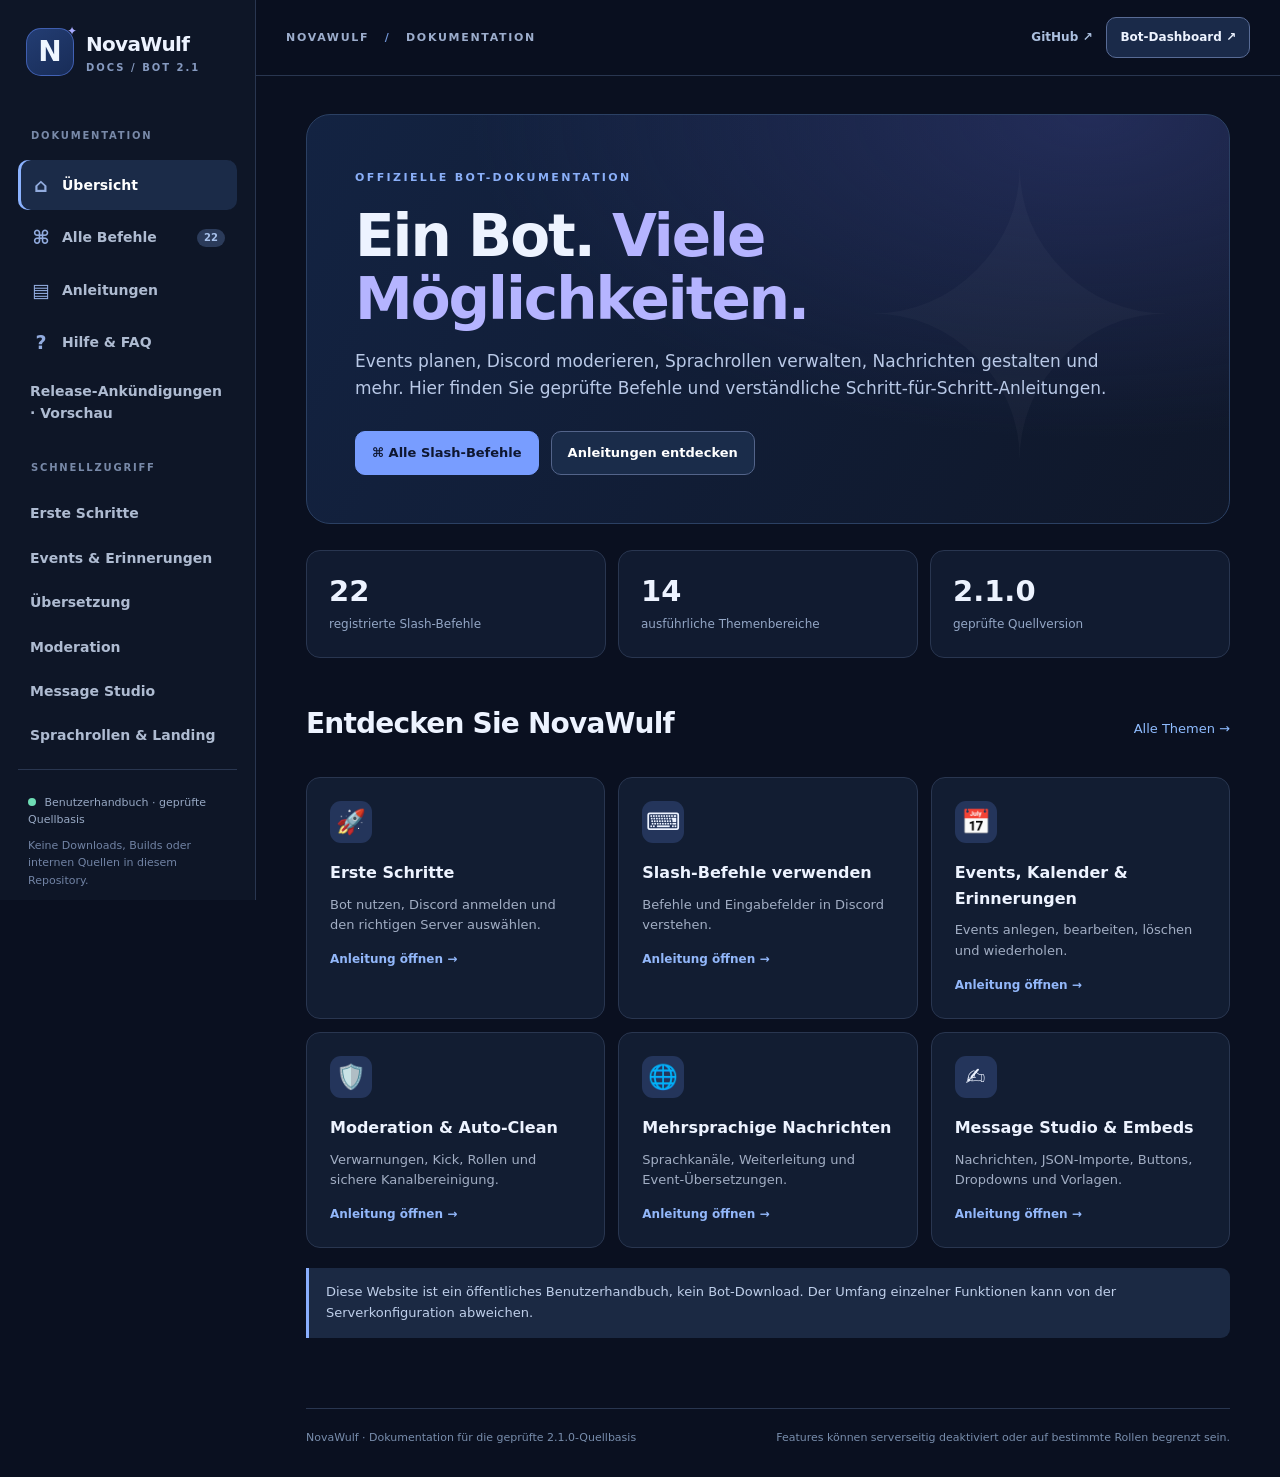
<file: docs/index.html>
<!doctype html>
<html lang="de">
<head>
  <meta charset="utf-8">
  <meta name="viewport" content="width=device-width,initial-scale=1">
  <meta name="description" content="NovaWulf – offizielle Dokumentation des Discord-Bots: alle Slash-Befehle, Moderation, Events, Rollen, Übersetzung und Dashboard-Anleitungen.">
  <meta name="theme-color" content="#0b1020">
  <meta property="og:title" content="NovaWulf | Bot-Dokumentation">
  <meta property="og:description" content="Befehle, Einrichtung und vollständige Funktionsanleitungen für den NovaWulf Discord Bot.">
  <title>NovaWulf — Discord Bot Dokumentation</title>
  <link rel="stylesheet" href="./assets/site.css">
  <script defer src="./assets/site.js"></script>
</head>
<body>
  <a class="skip" href="#main">Zum Inhalt springen</a>
  <div class="site">
    <aside class="sidebar" id="sidebar">
      <a class="brand" href="#start" aria-label="NovaWulf Dokumentation Start">
        <span class="brand-mark">N<span class="brand-spark">✦</span></span>
        <span><strong>NovaWulf</strong><small>DOCS / BOT 2.1</small></span>
      </a>
      <div class="sidebar-heading">DOKUMENTATION</div>
      <nav id="main-nav" aria-label="Dokumentationsbereiche">
        <a href="#start" data-route="start"><span>⌂</span> Übersicht</a>
        <a href="#commands" data-route="commands"><span>⌘</span> Alle Befehle <span class="nav-count" id="command-count">22</span></a>
        <a href="#guides" data-route="guides"><span>▤</span> Anleitungen</a>
        <a href="#faq" data-route="faq"><span>?</span> Hilfe & FAQ</a>
        <a href="releases.html">Release-Ankündigungen · Vorschau</a>
      </nav>
      <div class="sidebar-heading">SCHNELLZUGRIFF</div>
      <nav aria-label="Anleitungen" id="guide-nav">
        <a href="#guide-getting-started">Erste Schritte</a>
        <a href="#guide-events">Events & Erinnerungen</a>
        <a href="#guide-translation">Übersetzung</a>
        <a href="#guide-moderation">Moderation</a>
        <a href="#guide-message-studio">Message Studio</a>
        <a href="#guide-landing">Sprachrollen & Landing</a>
      </nav>
      <div class="sidebar-foot">
        <span class="state-pip"></span> Benutzerhandbuch · geprüfte Quellbasis
        <p>Keine Downloads, Builds oder internen Quellen in diesem Repository.</p>
      </div>
    </aside>
    <div class="page">
      <header class="topbar">
        <button type="button" class="menu-toggle" id="menu-toggle" aria-label="Menü öffnen" aria-expanded="false">☰</button>
        <span class="topbar-context">NOVAWULF <span class="slash">/</span> DOKUMENTATION</span>
        <div class="top-actions">
          <a class="top-link" href="https://github.com/Puzzle-Wulf/Nova-Wulf" rel="noopener">GitHub ↗</a>
          <a class="dashboard-link" href="https://legion.fluffy-bushmaster.ts.net/nova-wulf/" rel="noopener">Bot-Dashboard ↗</a>
        </div>
      </header>
      <main id="main" tabindex="-1">
        <section id="view" aria-live="polite"></section>
        <footer class="footer"><span>NovaWulf · Dokumentation für die geprüfte 2.1.0-Quellbasis</span><span>Features können serverseitig deaktiviert oder auf bestimmte Rollen begrenzt sein.</span></footer>
      </main>
    </div>
  </div>
</body>
</html>
</file>
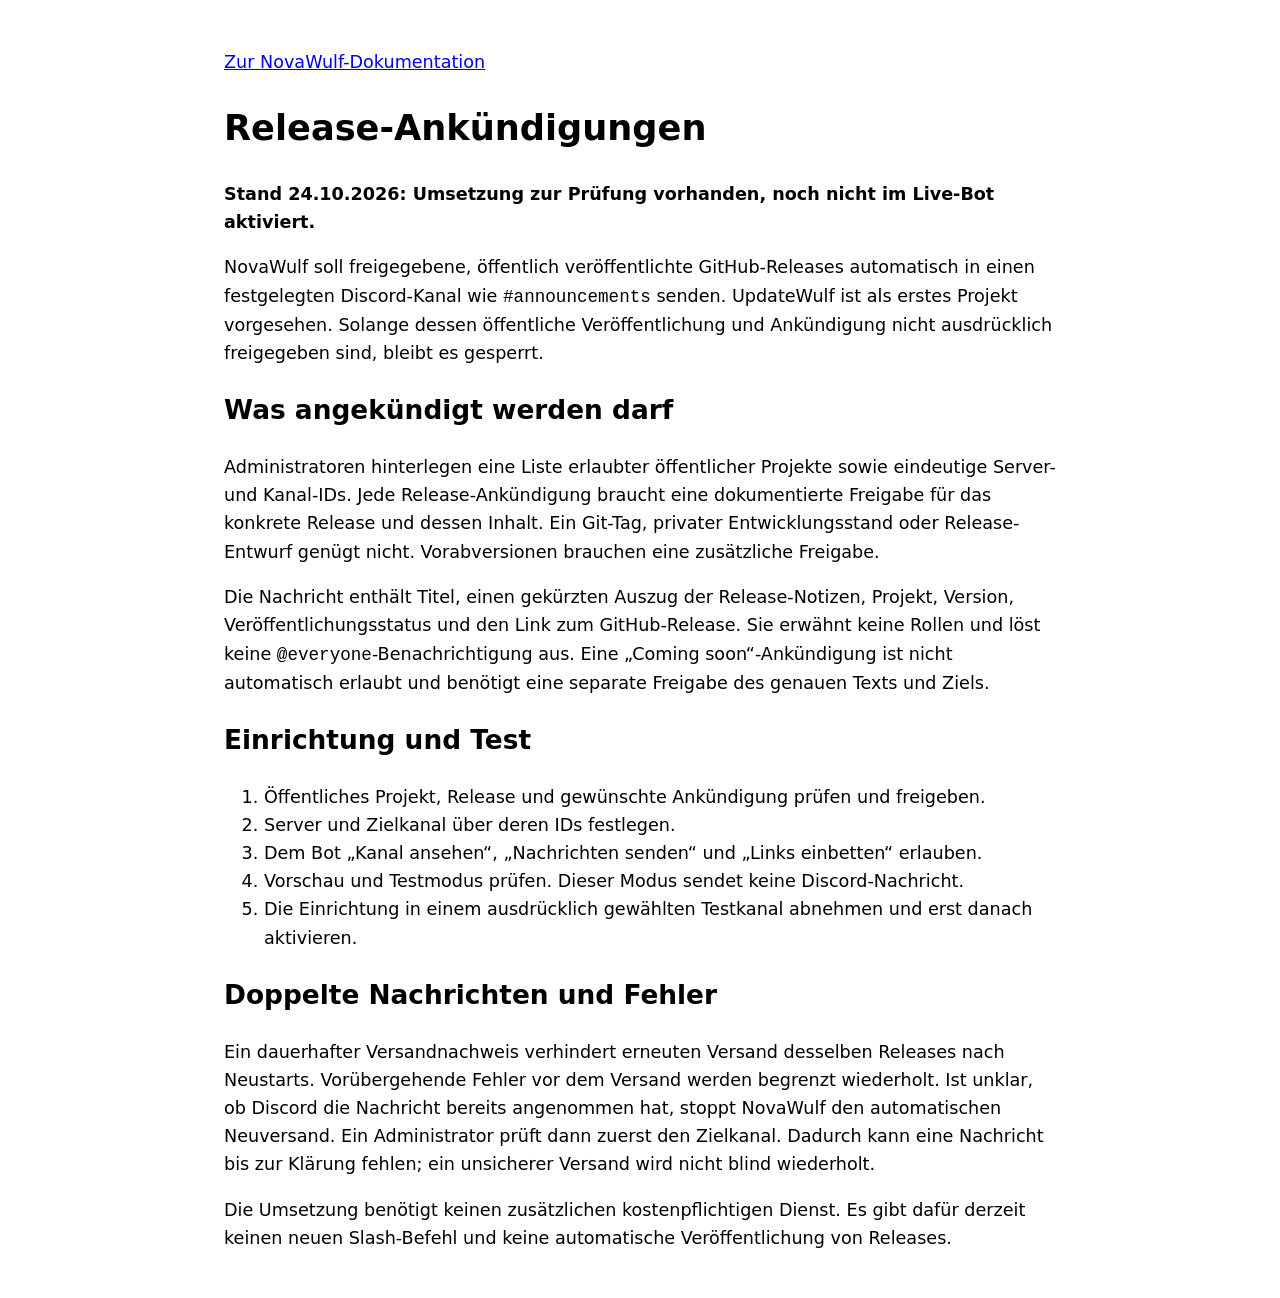
<file: docs/releases.html>
<!doctype html>
<html lang="de">
<meta charset="utf-8">
<meta name="viewport" content="width=device-width, initial-scale=1">
<title>NovaWulf – Release-Ankündigungen</title>
<body>
<main style="max-width:52rem;margin:3rem auto;padding:0 1rem;font:1.1rem/1.6 system-ui">
<p><a href="index.html">Zur NovaWulf-Dokumentation</a></p>
<h1>Release-Ankündigungen</h1>
<p><strong>Stand 24.10.2026: Umsetzung zur Prüfung vorhanden, noch nicht im Live-Bot aktiviert.</strong></p>
<p>NovaWulf soll freigegebene, öffentlich veröffentlichte GitHub-Releases automatisch
in einen festgelegten Discord-Kanal wie <code>#announcements</code> senden.
UpdateWulf ist als erstes Projekt vorgesehen. Solange dessen öffentliche Veröffentlichung
und Ankündigung nicht ausdrücklich freigegeben sind, bleibt es gesperrt.</p>
<h2>Was angekündigt werden darf</h2>
<p>Administratoren hinterlegen eine Liste erlaubter öffentlicher Projekte sowie eindeutige
Server- und Kanal-IDs. Jede Release-Ankündigung braucht eine dokumentierte Freigabe für
das konkrete Release und dessen Inhalt. Ein Git-Tag, privater Entwicklungsstand oder
Release-Entwurf genügt nicht. Vorabversionen brauchen eine zusätzliche Freigabe.</p>
<p>Die Nachricht enthält Titel, einen gekürzten Auszug der Release-Notizen, Projekt,
Version, Veröffentlichungsstatus und den Link zum GitHub-Release. Sie erwähnt keine Rollen
und löst keine <code>@everyone</code>-Benachrichtigung aus. Eine „Coming soon“-Ankündigung
ist nicht automatisch erlaubt und benötigt eine separate Freigabe des genauen Texts und Ziels.</p>
<h2>Einrichtung und Test</h2>
<ol>
<li>Öffentliches Projekt, Release und gewünschte Ankündigung prüfen und freigeben.</li>
<li>Server und Zielkanal über deren IDs festlegen.</li>
<li>Dem Bot „Kanal ansehen“, „Nachrichten senden“ und „Links einbetten“ erlauben.</li>
<li>Vorschau und Testmodus prüfen. Dieser Modus sendet keine Discord-Nachricht.</li>
<li>Die Einrichtung in einem ausdrücklich gewählten Testkanal abnehmen und erst danach aktivieren.</li>
</ol>
<h2>Doppelte Nachrichten und Fehler</h2>
<p>Ein dauerhafter Versandnachweis verhindert erneuten Versand desselben Releases nach
Neustarts. Vorübergehende Fehler vor dem Versand werden begrenzt wiederholt. Ist unklar,
ob Discord die Nachricht bereits angenommen hat, stoppt NovaWulf den automatischen
Neuversand. Ein Administrator prüft dann zuerst den Zielkanal. Dadurch kann eine Nachricht
bis zur Klärung fehlen; ein unsicherer Versand wird nicht blind wiederholt.</p>
<p>Die Umsetzung benötigt keinen zusätzlichen kostenpflichtigen Dienst. Es gibt dafür
derzeit keinen neuen Slash-Befehl und keine automatische Veröffentlichung von Releases.</p>
</main>
</body>
</html>
</file>
<file: docs/assets/site.css>
:root{color-scheme:dark;--bg:#0a1020;--panel:#111a2c;--panel2:#152038;--line:#293650;--text:#edf3ff;--muted:#a2aec4;--accent:#77a9ff;--accent2:#ac93ff;--radius:16px}
*{box-sizing:border-box}html{scroll-behavior:smooth}body{margin:0;background:var(--bg);color:var(--text);font-family:Inter,ui-sans-serif,system-ui,-apple-system,BlinkMacSystemFont,"Segoe UI",sans-serif;line-height:1.6}
a{color:inherit;text-decoration:none}button,input{font:inherit}button{cursor:pointer}
::selection{background:#6c8fff55;color:#fff}.skip{position:absolute;left:1rem;top:-5rem;padding:.7rem 1rem;background:var(--accent);color:#0a1020;z-index:100}.skip:focus{top:1rem}
.site{display:grid;grid-template-columns:256px minmax(0,1fr);min-height:100vh}.sidebar{position:sticky;top:0;height:100vh;overflow-y:auto;border-right:1px solid var(--line);background:#0e1627;padding:28px 18px;display:flex;flex-direction:column;gap:12px}
.brand{display:flex;align-items:center;gap:12px;margin:0 8px 26px}.brand-mark{position:relative;display:grid;place-items:center;width:48px;height:48px;border:1px solid #658cff80;border-radius:15px;font-size:28px;font-weight:900;background:linear-gradient(145deg,#233d73,#182c57);color:#eff6ff}.brand-spark{font-size:12px;position:absolute;right:-4px;top:-7px;color:#a9acff}.brand strong{display:block;font-size:20px;letter-spacing:-.7px}.brand small{display:block;font-size:10px;letter-spacing:2px;color:#869ac0;font-weight:700}.sidebar-heading{font-size:10px;color:#7889a8;letter-spacing:1.8px;font-weight:800;margin:14px 13px 4px}
.sidebar nav{display:grid;gap:2px}.sidebar nav a{display:flex;align-items:center;gap:10px;padding:10px 12px;border-radius:10px;color:#aebbd1;font-size:14px;font-weight:550;transition:.16s}.sidebar nav a:hover,.sidebar nav a.active{background:#1b2b48;color:white}.sidebar nav a.active{box-shadow:inset 3px 0 #8bb2ff}.sidebar nav a span:first-child{font-size:19px;width:22px;text-align:center;color:#92acdf}.nav-count{margin-left:auto;font-size:10px;color:#a7c1eb;background:#2b3b5a;padding:1px 7px;border-radius:12px}.sidebar-foot{margin-top:auto;border-top:1px solid var(--line);padding:24px 10px 8px;font-size:11px;color:#97a8c3}.sidebar-foot p{color:#7183a4;margin:8px 0}.state-pip{display:inline-block;width:8px;height:8px;border-radius:50%;background:#6edcb4;margin-right:5px}
.page{min-width:0}.topbar{display:flex;justify-content:space-between;align-items:center;min-height:76px;padding:0 max(30px,calc((100% - 1100px)/2));border-bottom:1px solid var(--line);background:#0a1020ed;position:sticky;top:0;z-index:20;backdrop-filter:blur(18px)}.topbar-context{font-size:11px;letter-spacing:1.7px;color:#9cadcc;font-weight:800}.slash{color:#7195d6;padding:0 10px}.top-actions{display:flex;align-items:center;gap:14px;font-size:12px;font-weight:700}.top-link{color:#acc0df}.dashboard-link{border:1px solid #586b95;border-radius:10px;padding:10px 13px;background:#1a2a49}.dashboard-link:hover{background:#263b65}.menu-toggle{display:none;color:white;background:none;border:0;font-size:23px}
main{max-width:1200px;margin:auto;padding:38px 50px 20px;min-height:calc(100vh - 76px)}.footer{display:flex;flex-wrap:wrap;justify-content:space-between;gap:12px;margin:70px 0 10px;padding-top:20px;border-top:1px solid var(--line);font-size:11px;color:#788dac}
.eyebrow{display:inline-block;color:#8aaff8;letter-spacing:2.4px;font-size:11px;font-weight:800;text-transform:uppercase;margin-bottom:10px}h1{font-size:clamp(34px,5vw,58px);line-height:1.1;letter-spacing:-2px;margin:8px 0 16px}h2{font-size:28px;letter-spacing:-.8px;margin:0 0 16px}h3{font-size:17px;margin:0 0 9px}p{color:var(--muted);margin:0 0 15px}.lead{font-size:17px;max-width:790px;color:#b9c9e7}.gradient{color:#b5b4ff}.hero{border:1px solid #2b4063;background:radial-gradient(ellipse at 85% 0%,#343d7d85,transparent 56%),linear-gradient(120deg,#132342,#0f1729);border-radius:24px;padding:48px;margin-bottom:26px;position:relative;overflow:hidden}.hero:after{content:"✦";position:absolute;right:5%;bottom:-110px;color:#ffffff07;font-size:390px;pointer-events:none}.hero>*{position:relative;z-index:1}.hero-actions{display:flex;gap:12px;flex-wrap:wrap;margin-top:28px}.btn{display:inline-flex;align-items:center;justify-content:center;border-radius:10px;border:1px solid #53648a;padding:11px 16px;background:#1a2c4a;color:#fff;font-size:13px;font-weight:700}.btn.primary{background:#789dff;color:#0e1731;border-color:#789dff}.btn:hover{filter:brightness(1.14)}
.kpis{display:grid;grid-template-columns:repeat(3,minmax(0,1fr));gap:12px;margin:24px 0 44px}.kpi{border:1px solid var(--line);border-radius:14px;background:#111b30;padding:22px}.kpi strong{font-size:29px;display:block;line-height:1.25}.kpi small{font-size:12px;color:#93a6c5}.section-row{display:flex;align-items:baseline;justify-content:space-between;gap:14px;margin:24px 0 14px}.section-row a{color:#8fbcff;font-size:13px}.card-grid{display:grid;grid-template-columns:repeat(auto-fit,minmax(225px,1fr));gap:13px}.feature-card{background:#121d32;border:1px solid var(--line);border-radius:14px;padding:23px;display:block;transition:transform .16s,border-color .16s}.feature-card:hover{border-color:#698cd0;transform:translateY(-2px)}.card-icon{width:42px;height:42px;display:grid;place-items:center;border-radius:11px;background:#24355b;font-size:24px;margin-bottom:17px}.feature-card h3{font-size:16px}.feature-card p{font-size:13px;margin:0}.feature-card .linkline{font-size:12px;color:#92b7fa;margin-top:14px;font-weight:700}
.crumb{font-size:12px;color:#91a8d0;margin:0 0 18px}.crumb a{color:#91b3f9}.detail-head{margin-bottom:25px}.detail-head p{max-width:780px}.controls{display:flex;flex-wrap:wrap;align-items:center;gap:9px;margin:25px 0}.search{background:#101a2c;border:1px solid #364665;border-radius:12px;color:white;padding:14px 16px;min-width:220px;flex:1;outline:none}.search:focus{border-color:#88abff;box-shadow:0 0 0 2px #7599ee25}.chip{border:1px solid #3b4b68;background:#152038;color:#a6badb;padding:9px 12px;border-radius:50px;font-size:12px}.chip:hover,.chip.selected{color:white;background:#27446e;border-color:#7095d8}.result-count{font-size:12px;color:#8da4c4;margin:6px 0 16px}
.command-list{display:grid;gap:12px}.command-card{background:#111a2c;border:1px solid var(--line);border-radius:14px;padding:20px 22px;scroll-margin-top:90px}.command-card:hover{border-color:#506488}.command-top{display:flex;align-items:flex-start;justify-content:space-between;gap:14px}.command-card h3{display:inline-flex;align-items:center;gap:8px;margin:0;color:#afcaff;font-family:ui-monospace,SFMono-Regular,Consolas,monospace;font-size:16px;word-break:break-word}.command-card p{font-size:13px;margin:10px 0}.copy{color:#a9bdde;border:1px solid #4a5b79;background:#192742;border-radius:9px;padding:7px 10px;font-size:12px;white-space:nowrap}.copy:hover{color:#fff}.command-meta{display:flex;align-items:center;flex-wrap:wrap;gap:8px}.tag{font-size:11px;padding:4px 9px;border:1px solid #3d537d;color:#b6c8e9;background:#172643;border-radius:100px}.syntax{display:block;margin:12px 0;border:1px solid #283c5e;background:#090f1d;padding:11px 13px;color:#d7e5ff;border-radius:8px;font-size:12px;overflow-wrap:anywhere}.syntax code{font-family:ui-monospace,SFMono-Regular,Consolas,monospace}.empty{padding:40px;border:1px dashed #445572;border-radius:15px;color:#a5badb;text-align:center}
.guide-cards{display:grid;grid-template-columns:repeat(auto-fit,minmax(265px,1fr));gap:13px}.guide-card{border:1px solid var(--line);background:#121d33;padding:23px;border-radius:15px}.guide-card:hover{border-color:#7294d6}.guide-card h3{margin-top:12px}.guide-card p{font-size:13px}.guide-content{max-width:870px}.guide-content h2{font-size:22px;margin:33px 0 14px}.guide-content p,.guide-content li{font-size:15px;color:#b3c3dd}.guide-content ul,.guide-content ol{margin:10px 0 20px;padding-left:22px}.guide-content li{margin-bottom:10px}.guide-content strong{color:#f2f5ff}.guide-content code,.faq code{font-family:ui-monospace,SFMono-Regular,Consolas,monospace;color:#b6cdff;background:#1d2943;padding:2px 5px;border-radius:4px}.note{border-left:3px solid #8aafff;padding:14px 17px;border-radius:0 9px 9px 0;background:#1b2943;color:#bfcfea;font-size:13px;margin:20px 0}.guide-links{display:flex;flex-wrap:wrap;gap:8px}.guide-links a{color:#b7d0ff;border:1px solid #394f77;padding:7px 10px;border-radius:8px;font-size:12px}.faq-item{border:1px solid var(--line);border-radius:12px;margin-bottom:12px;padding:4px 17px;background:#111c2f}.faq-item summary{cursor:pointer;padding:15px 0;font-weight:700}.faq-item p{font-size:14px;margin:0 0 18px}
@media(max-width:1000px){main{padding:30px 26px}.hero{padding:35px}.topbar{padding:0 26px}.site{grid-template-columns:220px minmax(0,1fr)}}
@media(max-width:740px){.site{display:block}.sidebar{position:fixed;left:-280px;width:260px;height:100dvh;z-index:50;box-shadow:0 20px 80px #0009;transition:left .2s}.sidebar.open{left:0}.menu-toggle{display:block}.topbar{padding:0 17px;min-height:64px;gap:12px}.topbar-context{margin-right:auto;font-size:9px}.top-link{display:none}main{padding:24px 16px}.hero{padding:30px 22px}.hero h1{font-size:38px}.lead{font-size:15px}.kpis{grid-template-columns:1fr 1fr}.kpi:last-child{grid-column:1/-1}.section-row h2{font-size:21px}.command-card{padding:17px}.dashboard-link{padding:8px;font-size:11px}.footer{margin-top:35px}}
@media(prefers-reduced-motion:reduce){html{scroll-behavior:auto}*,*:before,*:after{transition:none!important;animation:none!important}}
</file>
